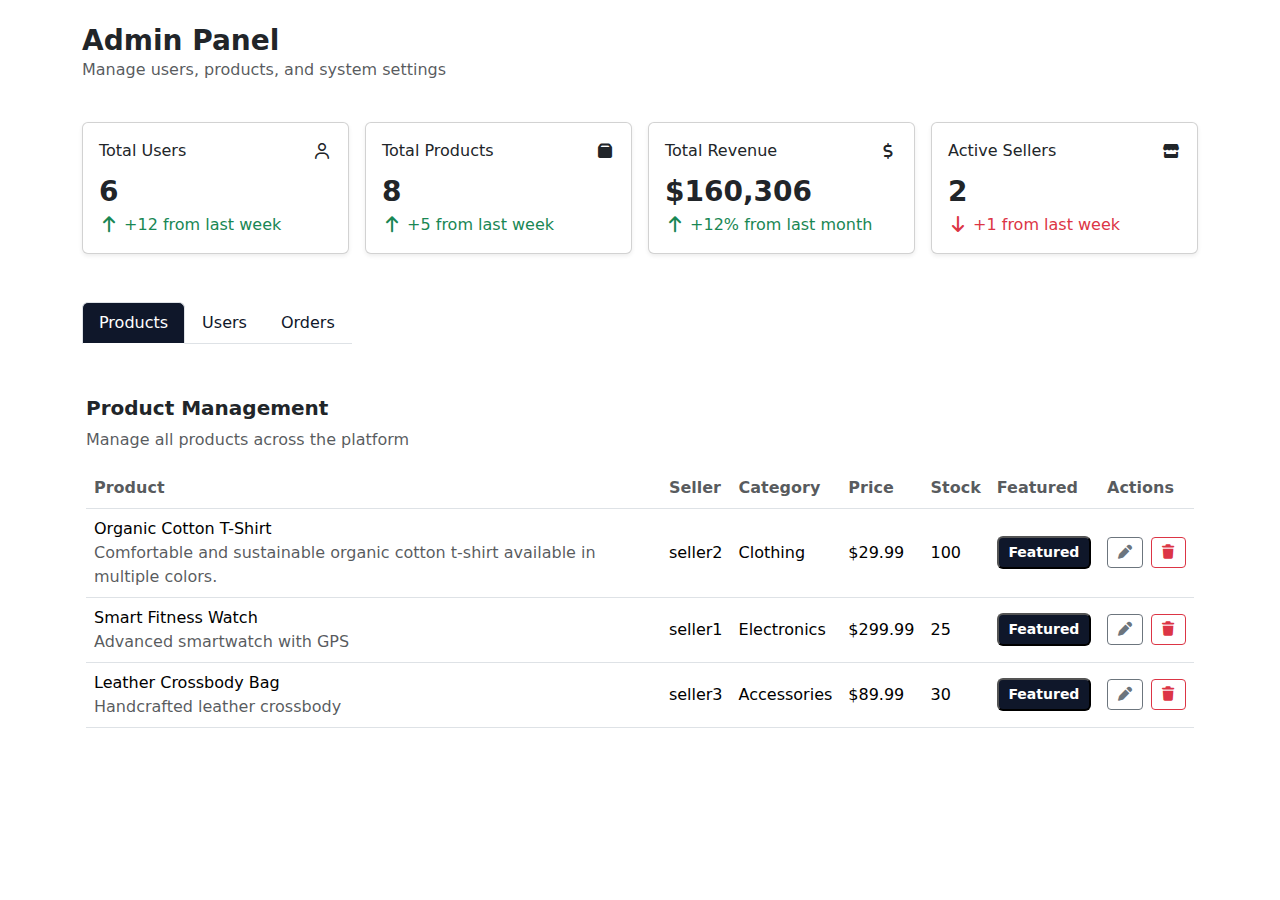
<file: admin/admin.html>
<!DOCTYPE html>
<html lang="en">

<head>
  <meta charset="UTF-8">
  <meta name="viewport" content="width=device-width, initial-scale=1.0">
  <title>Admin Panel</title>
  <link rel="stylesheet" href="../assets/css/all.min.css">
  <link rel="stylesheet" href="../assets/css/bootstrap.min.css">
  <link rel="stylesheet" href="../assets/css/main.css">
  <link rel="stylesheet" href="./admin.css">
</head>

<body>

  <div class="container py-4">
    <h3 class="m-0 fw-bolder">Admin Panel</h3>
    <p class="text-muted">Manage users, products, and system settings</p>

    <div class="row row-cols-1 row-cols-sm-2 row-cols-md-3 row-cols-lg-4 g-3 my-4">
      <div class="col">
        <div class="card shadow-sm p-3">
          <div class="d-flex justify-content-between align-items-center">
            <p class="m-0">Total Users</p>
            <i class="fa-regular fa-user"></i>
          </div>
          <p class="mt-2 fw-bold fs-3">6</p>
          <p class="text-success"><i class="fa-solid fa-arrow-up"></i> +12 from last week</p>
        </div>
      </div>

      <div class="col">
        <div class="card shadow-sm p-3">
          <div class="d-flex justify-content-between align-items-center">
            <p class="m-0">Total Products</p>
            <i class="fa-solid fa-box"></i>
          </div>
          <p class="mt-2 fw-bold fs-3" id="productsNums">8</p>
          <p class="text-success"><i class="fa-solid fa-arrow-up"></i> +5 from last week</p>
        </div>
      </div>

      <div class="col">
        <div class="card shadow-sm p-3">
          <div class="d-flex justify-content-between align-items-center">
            <p class="m-0">Total Revenue</p>
            <i class="fa-solid fa-dollar-sign"></i>
          </div>
          <p class="mt-2 fw-bold fs-3">$160,306</p>
          <p class="text-success"><i class="fa-solid fa-arrow-up"></i> +12% from last month</p>
        </div>
      </div>

      <div class="col">
        <div class="card shadow-sm p-3">
          <div class="d-flex justify-content-between align-items-center">
            <p class="m-0">Active Sellers</p>
            <i class="fa-solid fa-store"></i>
          </div>
          <p class="mt-2 fw-bold fs-3">2</p>
          <p class="text-danger"><i class="fa-solid fa-arrow-down"></i> +1 from last week</p>
        </div>
      </div>
    </div>

    <ul class="nav nav-tabs my-5" id="myTab" role="tablist">
      <li class="nav-item" role="presentation">
        <button class="nav-link active" id="home-tab" data-bs-toggle="tab" data-bs-target="#home-tab-pane" type="button"
          role="tab" aria-controls="home-tab-pane" aria-selected="true">Products</button>
      </li>
      <li class="nav-item" role="presentation">
        <button class="nav-link" id="profile-tab" data-bs-toggle="tab" data-bs-target="#profile-tab-pane" type="button"
          role="tab" aria-controls="profile-tab-pane" aria-selected="false">Users</button>
      </li>
      <li class="nav-item" role="presentation">
        <button class="nav-link" id="contact-tab" data-bs-toggle="tab" data-bs-target="#contact-tab-pane" type="button"
          role="tab" aria-controls="contact-tab-pane" aria-selected="false">Orders</button>
      </li>
    </ul>

    <div class="tab-content" id="myTabContent">
      <div class="tab-pane fade show active p-1" id="home-tab-pane" role="tabpanel" aria-labelledby="home-tab"
        tabindex="0">
        <h5 class="fw-bold">Product Management</h5>
        <p class="text-muted mb-3">Manage all products across the platform</p>
        <div class="table-responsive">
          <table class="table align-middle table-hover">
            <thead>
              <tr>
                <th class="text-muted">Product</th>
                <th class="text-muted">Seller</th>
                <th class="text-muted">Category</th>
                <th class="text-muted">Price</th>
                <th class="text-muted">Stock</th>
                <th class="text-muted">Featured</th>
                <th class="text-muted">Actions</th>
              </tr>
            </thead>
            <tbody>
              <tr>
                <td>
                  <p class="fw-medium">Organic Cotton T-Shirt</p>
                  <p class="text-muted d-none d-md-block">
                    Comfortable and sustainable organic cotton t-shirt available in multiple colors.
                  </p>
                  <p class="text-muted d-md-none">More...</p>
                </td>
                <td>seller2</td>
                <td>Clothing</td>
                <td>$29.99</td>
                <td>100</td>
                <td>
                  <button class="btn-featured">Featured</button>
                </td>
                <td>
                  <div class="d-flex gap-2">
                    <button class="btn btn-sm btn-outline-secondary"><i class="fa-solid fa-pen"></i></button>
                    <button class="btn btn-sm btn-outline-danger"><i class="fa-solid fa-trash"></i></button>
                  </div>
                </td>
              </tr>

              <tr>
                <td>
                  <p class="fw-medium">Smart Fitness Watch</p>
                  <p class="text-muted d-none d-md-block">
                    Advanced smartwatch with GPS
                  </p>
                  <p class="text-muted d-md-none">More...</p>
                </td>
                <td>seller1</td>
                <td>Electronics</td>
                <td>$299.99</td>
                <td>25</td>
                <td>
                  <button class="btn-featured">Featured</button>
                </td>
                <td>
                  <div class="d-flex gap-2">
                    <button class="btn btn-sm btn-outline-secondary"><i class="fa-solid fa-pen"></i></button>
                    <button class="btn btn-sm btn-outline-danger"><i class="fa-solid fa-trash"></i></button>
                  </div>
                </td>
              </tr>

              <tr>
                <td>
                  <p class="fw-medium">Leather Crossbody Bag</p>
                  <p class="text-muted d-none d-md-block">
                    Handcrafted leather crossbody
                  </p>
                  <p class="text-muted d-md-none">More...</p>
                </td>
                <td>seller3</td>
                <td>Accessories</td>
                <td>$89.99</td>
                <td>30</td>
                <td>
                  <button class="btn-featured">Featured</button>
                </td>
                <td>
                  <div class="d-flex gap-2">
                    <button class="btn btn-sm btn-outline-secondary"><i class="fa-solid fa-pen"></i></button>
                    <button class="btn btn-sm btn-outline-danger"><i class="fa-solid fa-trash"></i></button>
                  </div>
                </td>
              </tr>
            </tbody>

          </table>
        </div>
      </div>
      <div class="tab-pane fade p-1" id="profile-tab-pane" role="tabpanel" aria-labelledby="profile-tab" tabindex="0">
        <h5 class="fw-bold">User Management</h5>
        <p class="text-muted mb-3">Manage user accounts and permissions</p>
        <div class="table-responsive">
          <table class="table align-middle table-hover">
            <thead>
              <tr>
                <th class="text-muted">User</th>
                <th class="text-muted">Email</th>
                <th class="text-muted">Role</th>
                <th class="text-muted">Actions</th>
              </tr>
            </thead>
            <tbody>
              <tr>
                <td>
                  <p class="fw-medium">moahmed</p>
                  <p class="text-muted">
                    ID: 125487
                  </p>
                </td>
                <td>mohamed@gmail.com</td>
                <td><span class="role role-seller text-capitalize">Seller</span></td>
                <td>
                  <div class="d-flex gap-2">
                    <button class="btn btn-sm btn-outline-secondary"><i class="fa-regular fa-eye"></i></button>
                    <button class="btn btn-sm btn-outline-danger"><i class="fa-solid fa-trash"></i></button>
                  </div>
                </td>
              </tr>

              <tr>
                <td>
                  <p class="fw-medium">moahmed</p>
                  <p class="text-muted">
                    ID: 125487
                  </p>
                </td>
                <td>mohamed@gmail.com</td>
                <td><span class="role role-customer text-capitalize">Customer</span></td>
                <td>
                  <div class="d-flex gap-2">
                    <button class="btn btn-sm btn-outline-secondary"><i class="fa-regular fa-eye"></i></button>
                    <button class="btn btn-sm btn-outline-danger"><i class="fa-solid fa-trash"></i></button>
                  </div>
                </td>
              </tr>

              <tr>
                <td>
                  <p class="fw-medium">moahmed</p>
                  <p class="text-muted">
                    ID: 125487
                  </p>
                </td>
                <td>mohamed@gmail.com</td>
                <td><span class="role role-admin text-capitalize">admin</span></td>
                <td>
                  <div class="d-flex gap-2">
                    <button class="btn btn-sm btn-outline-secondary"><i class="fa-regular fa-eye"></i></button>
                    <!-- <button class="btn btn-sm btn-outline-danger"><i class="fa-solid fa-trash"></i></button> -->
                  </div>
                </td>
              </tr>
            </tbody>

          </table>
        </div>
      </div>
      <div class="tab-pane fade p-1" id="contact-tab-pane" role="tabpanel" aria-labelledby="contact-tab" tabindex="0">
        <h5 class="fw-bold">Orders Management</h5>
        <p class="text-muted mb-3">View and manage all customer orders across the platform</p>
        <div class="table-responsive">
          <table class="table align-middle table-hover">
            <thead>
              <tr>
                <th class="text-muted">Order</th>
                <th class="text-muted">Customer</th>
                <th class="text-muted">Total</th>
                <th class="text-muted">Status</th>
                <th class="text-muted">Date</th>
                <th class="text-muted">Actions</th>
              </tr>
            </thead>
            <tbody>
              <tr>
                <td>
                  <p class="fw-medium">#ORD-002</p>
                  <p class="text-muted">
                    Track: TRK987654321
                  </p>
                </td>
                <td>
                  <p class="fw-medium">Customar-name</p>
                  <p class="text-muted">
                    customer@gmail.com
                  </p>
                </td>
                <td>$220</td>
                <td><span class="status shipped"><i class="fa-solid fa-microchip"></i>Shipped</span></td>
                <td>22/10/2024</td>
                <td>
                  <div class="d-flex gap-2">
                    <button class="btn btn-sm btn-outline-secondary" id="eye"><i class="fa-regular fa-eye"></i></button>
                    <button class="btn btn-sm btn-outline-danger"><i class="fa-solid fa-trash"></i></button>
                  </div>
                </td>
              </tr>

              <tr>
                <td>
                  <p class="fw-medium">#ORD-005</p>
                  <p class="text-muted">
                    Track: TRK987654321
                  </p>
                </td>
                <td>
                  <p class="fw-medium">Customar-name</p>
                  <p class="text-muted">
                    customer@gmail.com
                  </p>
                </td>
                <td>$220</td>
                <td><span class="status cancelled"><i class="fa-solid fa-xmark"></i>Cancelled</span></td>
                <td>22/4/2024</td>
                <td>
                  <div class="d-flex gap-2">
                    <button class="btn btn-sm btn-outline-secondary"><i class="fa-regular fa-eye"></i></button>
                    <button class="btn btn-sm btn-outline-danger"><i class="fa-solid fa-trash"></i></button>
                  </div>
                </td>
              </tr>

              <tr>
                <td>
                  <p class="fw-medium">#ORD-007</p>
                  <p class="text-muted">
                    Track: TRK987654321
                  </p>
                </td>
                <td>
                  <p class="fw-medium">Customar-name</p>
                  <p class="text-muted">
                    customer@gmail.com
                  </p>
                </td>
                <td>$220</td>
                <td><span class="status delivered"><i class="fa-regular fa-truck"></i>Delivered</span></td>
                <td>12/1/2024</td>
                <td>
                  <div class="d-flex gap-2">
                    <button class="btn btn-sm btn-outline-secondary"><i class="fa-regular fa-eye"></i></button>
                    <button class="btn btn-sm btn-outline-danger"><i class="fa-solid fa-trash"></i></button>
                  </div>
                </td>
              </tr>

            </tbody>

          </table>
        </div>
      </div>
    </div>
  </div>

  <!-- Custom Modal -->
  <div id="orderModal" class="custom-backdrop d-none">
    <div class="custom-modal shadow py-5">
      <div class="d-flex justify-content-between align-items-center border-bottom pb-2 mb-3">
        <h5 class="m-0">Order Details - #ORD-002</h5>
        <button id="closeModal" class="btn-close"></button>
      </div>

      <p class="text-muted">Complete order information and management options</p>
      <div class="row">
        <!-- Left: Order Items -->
        <div class="col-md-6">
          <h6 class="my-1">Order Items</h6>
          <div class="d-flex align-items-center gap-3 p-2 bg-light rounded mb-2">
            <div>
              <strong>Organic Cotton T-Shirt</strong><br>
              <small>2 × $29.99</small>
            </div>
            <div class="ms-auto fw-bold">$59.98</div>
          </div>
          <div class="d-flex align-items-center gap-3 p-2 bg-light rounded mb-2">
            <div>
              <strong>Smart Fitness Watch</strong><br>
              <small>1 × $299.99</small>
            </div>
            <div class="ms-auto fw-bold">$299.99</div>
          </div>
        </div>

        <!-- Right: Customer Info -->
        <div class="col-md-6">
          <h6>Customer Information</h6>
          <p class="mb-1"><strong>Name:</strong> Jane Customer</p>
          <p class="mb-1"><strong>Email:</strong> customer@example.com</p>
          <p class="mb-1"><strong>Payment:</strong> Credit Card (**** 5678)</p>

          <h6 class="mt-3">Shipping Address</h6>
          <p class="mb-1">Jane Customer</p>
          <p class="mb-1">123 Main St</p>
          <p>New York, NY 10001</p>

          <h6 class="mt-3">Order Summary</h6>
          <div class="d-flex justify-content-between"><span>Subtotal</span><span>$347.84</span></div>
          <div class="d-flex justify-content-between"><span>Shipping</span><span>$9.99</span></div>
          <div class="d-flex justify-content-between"><span>Tax</span><span>$31.12</span></div>
          <hr>
          <div class="d-flex justify-content-between fw-bold"><span>Total</span><span>$388.95</span></div>
        </div>
      </div>
    </div>
  </div>

  <script src="../assets/js/bootstrap.bundle.min.js"></script>
  <script src="./admin.js" type="module"></script>
</body>

</html>
</file>
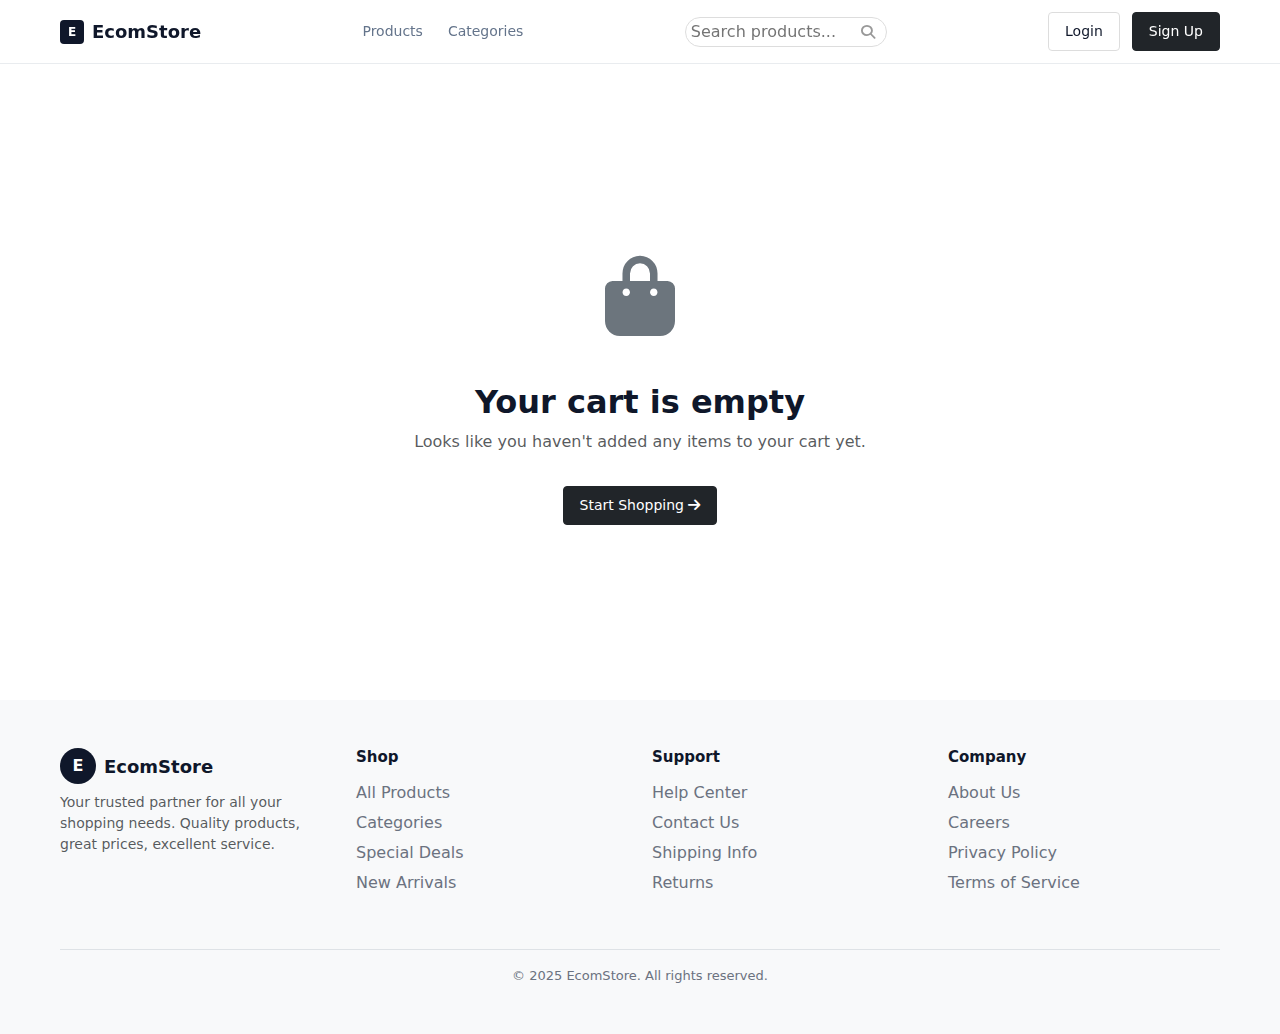
<file: cart/cart.html>
<!DOCTYPE html>
<html lang="en">
<head>
  <meta charset="UTF-8">
  <meta name="viewport" content="width=device-width, initial-scale=1.0">
  <title>EcomStore - Shopping Cart</title>
  <link href="https://cdn.jsdelivr.net/npm/bootstrap@5.3.3/dist/css/bootstrap.min.css" rel="stylesheet">
  <link rel="stylesheet" href="https://cdnjs.cloudflare.com/ajax/libs/font-awesome/6.5.1/css/all.min.css">
  <link rel="stylesheet" href="cart.css">
  <link rel="stylesheet" href="/assets/css/index.css">
</head>
<body>
    <!-- Header -->
    <header class="header">
        <div class="header-container container">
            <a href="/index.html" class="logo">
                <span class="logo-icon">E</span>
                EcomStore
            </a>
            <nav class="nav-links d-none d-md-flex">
                <a href="/products/products.html">Products</a>
                <a href="/products/products.html">Categories</a>
            </nav>
            <div class="search-section">
                <input type="text" class="search-input" placeholder=" Search products..." />
                <span class="search-icon"><i class="fa-solid fa-magnifying-glass"></i></span>
            </div>
            <div class="auth-section d-md-flex align-items-center">
                <!-- للزوار -->
                <a href="/auth/signin/signin.html" id="loginLink" class="btn btn-outline login-btn">Login</a>
                <a href="/auth/signup/signup.html" id="registerLink" class="btn btn-dark signup-btn">Sign Up</a>
                
                <!-- للمستخدم المسجل -->
                <a href="/cart/cart.html" id="cartLink" class="nav-link ms-3 position-relative" style="display:none;">
                    <i class="fas fa-shopping-cart"></i>
                    <span id="cart-count" class="position-absolute top-0 start-100 translate-middle badge rounded-pill bg-danger" style="display: none;">0</span>
                </a>
                <a href="/auth/profile/profile.html" id="profileLink" class="nav-link ms-3" style="display:none;"><i class="fas fa-user"></i></a>
                <!-- زرار الخروج هيتضاف هنا بالجافاسكربت -->
            </div>
            <button class="navbar-toggler d-md-none border-0 bg-transparent" type="button" data-bs-toggle="collapse"
                data-bs-target="#mobileMenu" aria-controls="mobileMenu" aria-expanded="false"
                aria-label="Toggle navigation">
                <i class="fas fa-bars" style="font-size: 20px; color: #0f172a"></i>
            </button>
        </div>
        <div class="collapse d-md-none" id="mobileMenu">
            <!-- Mobile nav content can be added here -->
        </div>
    </header>

    <main class="container my-5">
        <div id="cart-content"> <div id="cart-header" class="mb-4">
                <h1 class="h2 fw-bold mb-1">Shopping Cart</h1>
                <p id="cart-items-count" class="text-muted"></p>
            </div>
            <div class="row">
                <div class="col-lg-8" id="cart-items-container">
                    </div>
                <div class="col-lg-4">
                    <div class="order-summary shadow-sm">
                        <h5 class="fw-bold">Order Summary</h5>
                        <div class="d-flex justify-content-between mt-3">
                            <span>Subtotal</span>
                            <span id="summary-price">$0.00</span>
                        </div>
                        <div class="d-flex justify-content-between">
                            <span>Shipping</span>
                            <span>Free</span>
                        </div>
                        <div class="d-flex justify-content-between text-muted">
                            <span>Tax (estimate)</span>
                            <span id="summary-tax">$0.00</span>
                        </div>
                        <hr>
                        <div class="d-flex justify-content-between fw-bold">
                            <span>Total</span>
                            <span id="summary-total">$0.00</span>
                        </div>
                        <a href="/checkout/shipping/shipping.html" class="btn btn-dark w-100 mt-3">Proceed to Checkout →</a>
                    </div>
                </div>
            </div>
        </div>
        
        <div id="empty-cart" class="d-none">
            <div class="d-flex flex-column justify-content-center align-items-center text-center" style="min-height: 60vh;">
                <div class="empty-cart-icon mb-4" style="font-size: 5rem;"><i class="fas fa-shopping-bag"></i></div>
                <h1 class="h2 fw-bold">Your cart is empty</h1>
                <p class="text-muted">Looks like you haven't added any items to your cart yet.</p>
                <a href="/products/products.html" class="btn btn-dark mt-3">Start Shopping <i class="fas fa-arrow-right"></i></a>
            </div>
        </div>
    </main>
    <!-- Footer -->
    <footer class="site-footer bg-light">
        <div class="container py-5">
            <div class="row">
                <!-- Brand -->
                <div class="col-12 col-md-3 mb-4">
                    <div class="d-flex align-items-center mb-2">
                        <div
                            class="footer-logo-icon d-flex align-items-center justify-content-center rounded-circle text-white fw-bold">
                            E
                        </div>
                        <span class="footer-logo-text ms-2">EcomStore</span>
                    </div>
                    <p class="small text-muted mb-0">
                        Your trusted partner for all your shopping needs. Quality
                        products, great prices, excellent service.
                    </p>
                </div>

                <!-- Shop Links -->
                <div class="col-6 col-md-3 mb-4">
                    <h5 class="footer-heading">Shop</h5>
                    <a class="footer-link" href="/products/products.html">All Products</a>
                    <a class="footer-link" href="#">Categories</a>
                    <a class="footer-link" href="#">Special Deals</a>
                    <a class="footer-link" href="#">New Arrivals</a>
                </div>

                <!-- Support Links -->
                <div class="col-6 col-md-3 mb-4">
                    <h5 class="footer-heading">Support</h5>
                    <a class="footer-link" href="#">Help Center</a>
                    <a class="footer-link" href="#">Contact Us</a>
                    <a class="footer-link" href="#">Shipping Info</a>
                    <a class="footer-link" href="#">Returns</a>
                </div>

                <!-- Company Links -->
                <div class="col-6 col-md-3 mb-4">
                    <h5 class="footer-heading">Company</h5>
                    <a class="footer-link" href="#">About Us</a>
                    <a class="footer-link" href="#">Careers</a>
                    <a class="footer-link" href="#">Privacy Policy</a>
                    <a class="footer-link" href="#">Terms of Service</a>
                </div>
            </div>

            <div class="site-footer-bottom text-center mt-4 pt-3 border-top">
                © 2025 EcomStore. All rights reserved.
            </div>
        </div>
    </footer>

    <script src="https://cdn.jsdelivr.net/npm/bootstrap@5.3.0/dist/js/bootstrap.bundle.min.js"></script>
    <script src="cart.js"></script> </body>
    <script src="/assets/js/index.js"></script>
</html>
</file>
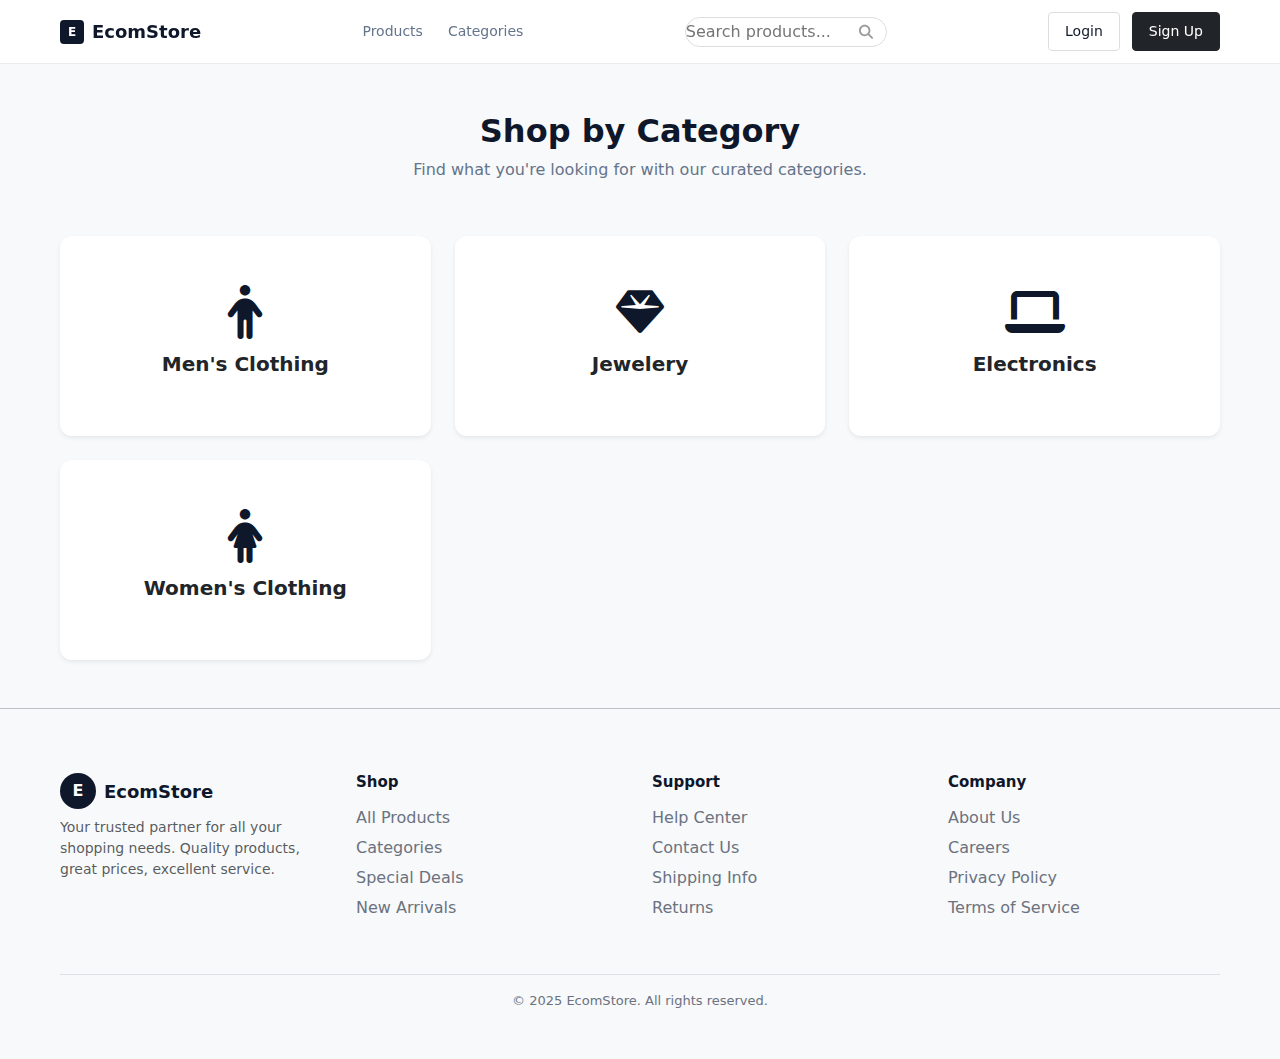
<file: categories/categories.html>
<!DOCTYPE html>
<html lang="en">
<head>
    <meta charset="UTF-8">
    <meta name="viewport" content="width=device-width, initial-scale=1.0">
    <title>Categories - EcomStore</title>
    <link rel="stylesheet" href="../assets/css/bootstrap.min.css">
    <link rel="stylesheet" href="../assets/css/all.min.css">
    <link rel="stylesheet" href="../assets/css/main.css"> <!-- Assuming a main css file -->
    <link rel="stylesheet" href="categories.css">
    <link rel="stylesheet" href="/assets/css/index.css">
</head>
<body class="bg-light">

<!-- Header -->
<header class="header">
    <div class="header-container container">
        <a href="/index.html" class="logo">
            <span class="logo-icon">E</span>
            EcomStore
        </a>
        <nav class="nav-links d-none d-md-flex">
            <a href="/products/products.html">Products</a>
            <a href="/categories/categories.html">Categories</a>
        </nav>
        <div class="search-section">
            <input type="text" class="search-input" placeholder="Search products..." />
            <span class="search-icon"><i class="fa-solid fa-magnifying-glass"></i></span>
        </div>

        <!-- Desktop Auth Section -->
        <div class="auth-section d-none d-md-flex align-items-center">
            <!-- للزوار -->
            <a href="/auth/signin/signin.html" id="loginLink" class="btn btn-outline login-btn">Login</a>
            <a href="/auth/signup/signup.html" id="registerLink" class="btn btn-dark signup-btn">Sign Up</a>
            
            <!-- للمستخدم المسجل -->
            <a href="/cart/cart.html" id="cartLink" class="nav-link ms-3 position-relative" style="display:none;">
                <i class="fas fa-shopping-cart"></i>
                <span id="cart-count" class="position-absolute top-0 start-100 translate-middle badge rounded-pill bg-danger" style="display: none;">0</span>
            </a>

            <!-- User Profile Dropdown -->
            <div class="dropdown" id="profileDropdown" style="display: none;">
                <a href="#" class="nav-link ms-3" data-bs-toggle="dropdown" aria-expanded="false">
                    <i class="fas fa-user"></i>
                </a>
                <ul class="dropdown-menu dropdown-menu-end">
                    <li><a class="dropdown-item" href="/auth/profile/profile.html">My Profile</a></li>
                    <li><a class="dropdown-item" href="/orders/orders.html">My Orders</a></li>
                    <li><hr class="dropdown-divider"></li>
                    <li><a class="dropdown-item text-danger" href="#" id="logoutBtn">Logout</a></li>
                </ul>
            </div>
        </div>

        <!-- Mobile Menu Toggler -->
        <button class="navbar-toggler d-md-none border-0 bg-transparent" type="button" data-bs-toggle="offcanvas"
            data-bs-target="#offcanvasNavbar" aria-controls="offcanvasNavbar">
            <i class="fas fa-bars" style="font-size: 20px; color: #0f172a"></i>
        </button>
    </div>

    <!-- Offcanvas Mobile Menu -->
    <div class="offcanvas offcanvas-end" tabindex="-1" id="offcanvasNavbar" aria-labelledby="offcanvasNavbarLabel">
        <div class="offcanvas-header">
            <h5 class="offcanvas-title" id="offcanvasNavbarLabel">EcomStore</h5>
            <button type="button" class="btn-close" data-bs-dismiss="offcanvas" aria-label="Close"></button>
        </div>
        <div class="offcanvas-body">
            <nav class="nav-links d-flex flex-column gap-3 mb-4">
                <a href="/products/products.html">Products</a>
                <a href="/categories/categories.html">Categories</a>
            </nav>
            <hr>
            <!-- Links for logged-in users (mobile) -->
            <div id="mobile-user-links" class="d-flex flex-column gap-3" style="display: none;" style="color: aqua;">
                <a href="/auth/profile/profile.html"><i class="fas fa-user fa-fw me-2 "></i>My Profile</a>
                <a href="/orders/orders.html"><i class="fas fa-box fa-fw me-2"></i>My Orders</a>
                <a href="#" id="mobile-logoutBtn" class="text-danger"><i class="fas fa-sign-out-alt fa-fw me-2"></i>Logout</a>
            </div>
            <!-- Links for guests (mobile) -->
            <div id="mobile-guest-links" style="display: none;">
                <a href="/auth/signin/signin.html" class="btn btn-outline-dark w-100 mb-2">Login</a>
                <a href="/auth/signup/signup.html" class="btn btn-dark w-100">Sign Up</a>
            </div>
        </div>
    </div>
</header>

    <main class="container my-5">
        <div class="page-header text-center">
            <h1 class="page-title">Shop by Category</h1>
            <p class="page-subtitle">Find what you're looking for with our curated categories.</p>
        </div>

        <!-- Categories will be loaded here -->
        <div id="categories-container" class="row g-4 mt-4">
            <!-- This area will be filled by JavaScript -->
        </div>
    </main>
    <hr>
    <!-- Footer -->
    <footer class="site-footer bg-light">
        <div class="container py-5">
            <div class="row">
                <!-- Brand -->
                <div class="col-12 col-md-3 mb-4">
                    <div class="d-flex align-items-center mb-2">
                        <div
                            class="footer-logo-icon d-flex align-items-center justify-content-center rounded-circle text-white fw-bold">
                            E
                        </div>
                        <span class="footer-logo-text ms-2">EcomStore</span>
                    </div>
                    <p class="small text-muted mb-0">
                        Your trusted partner for all your shopping needs. Quality
                        products, great prices, excellent service.
                    </p>
                </div>

                <!-- Shop Links -->
                <div class="col-6 col-md-3 mb-4">
                    <h5 class="footer-heading">Shop</h5>
                    <a class="footer-link" href="/products/products.html">All Products</a>
                    <a class="footer-link" href="/categories/categories.html">Categories</a>
                    <a class="footer-link" href="#">Special Deals</a>
                    <a class="footer-link" href="#">New Arrivals</a>
                </div>

                <!-- Support Links -->
                <div class="col-6 col-md-3 mb-4">
                    <h5 class="footer-heading">Support</h5>
                    <a class="footer-link" href="#">Help Center</a>
                    <a class="footer-link" href="#">Contact Us</a>
                    <a class="footer-link" href="#">Shipping Info</a>
                    <a class="footer-link" href="#">Returns</a>
                </div>

                <!-- Company Links -->
                <div class="col-6 col-md-3 mb-4">
                    <h5 class="footer-heading">Company</h5>
                    <a class="footer-link" href="#">About Us</a>
                    <a class="footer-link" href="#">Careers</a>
                    <a class="footer-link" href="#">Privacy Policy</a>
                    <a class="footer-link" href="#">Terms of Service</a>
                </div>
            </div>

            <div class="site-footer-bottom text-center mt-4 pt-3 border-top">
                © 2025 EcomStore. All rights reserved.
            </div>
        </div>
    </footer>

    <script src="../assets/js/bootstrap.bundle.min.js"></script>
    <script src="/assets/js/index.js"></script> <!-- السكربت الرئيسي -->
    <script src="categories.js"></script>
</body>
</html>
</file>
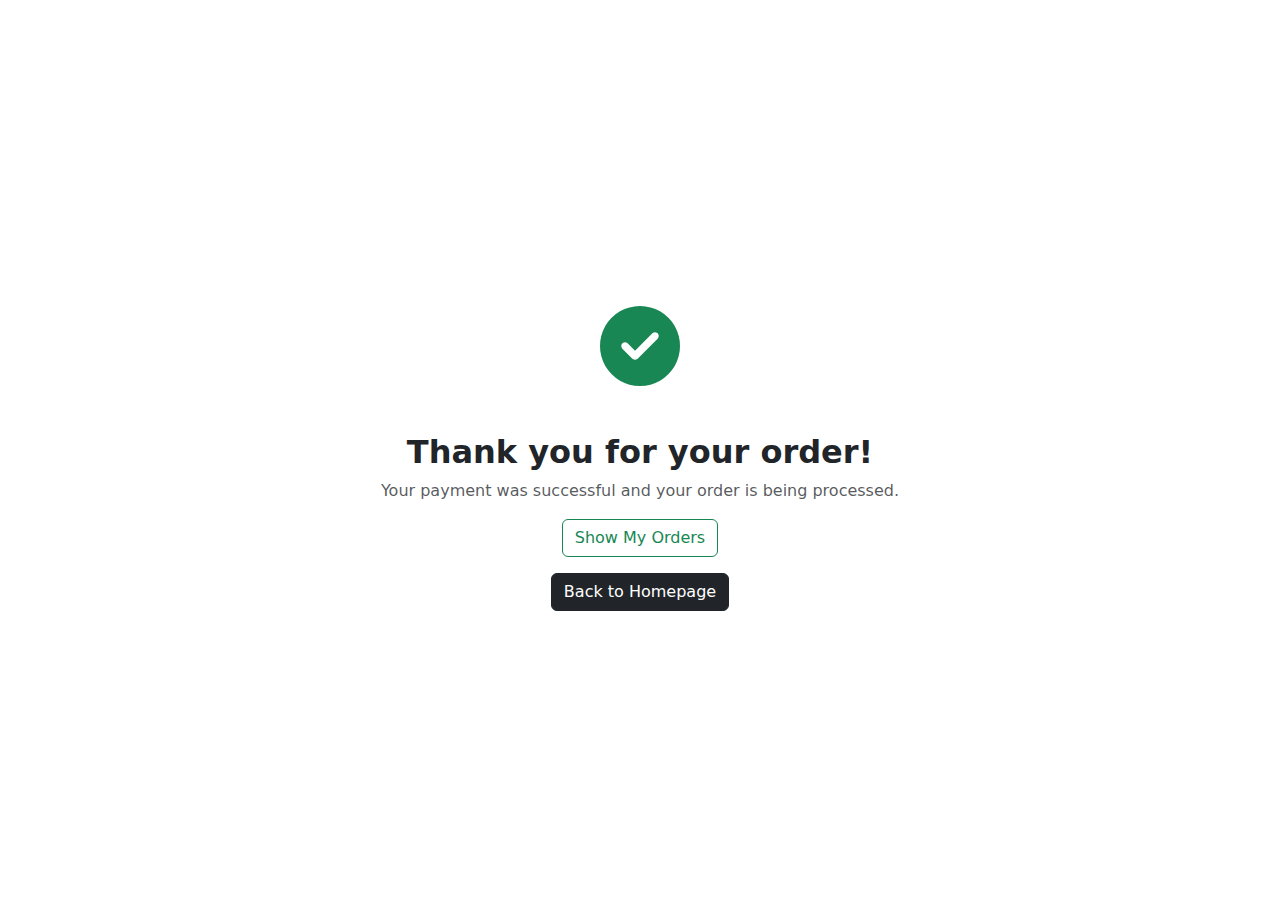
<file: checkout/thankyou.html>
<!DOCTYPE html>
<html lang="en">
<head>
    <meta charset="UTF-8">
    <meta name="viewport" content="width=device-width, initial-scale=1.0">
    <title>Thank You! - EcomStore</title>
    <link href="https://cdn.jsdelivr.net/npm/bootstrap@5.3.3/dist/css/bootstrap.min.css" rel="stylesheet">
    <link rel="stylesheet" href="https://cdnjs.cloudflare.com/ajax/libs/font-awesome/6.5.1/css/all.min.css">
</head>
<body>
    <div class="container">
        <div class="d-flex flex-column justify-content-center align-items-center text-center" style="min-height: 100vh;">
            <div class="mb-4" style="font-size: 5rem; color: #198754;">
                <i class="fas fa-check-circle"></i>
            </div>
            <h1 class="h2 fw-bold">Thank you for your order!</h1>
            <p class="text-muted">Your payment was successful and your order is being processed.</p>
            <a href="/orders/orders.html" class="btn btn-outline-success">Show My Orders</a>
            <a href="/index.html" class="btn btn-dark mt-3">Back to Homepage</a>
        </div>
    </div>
</body>
</html>
</file>
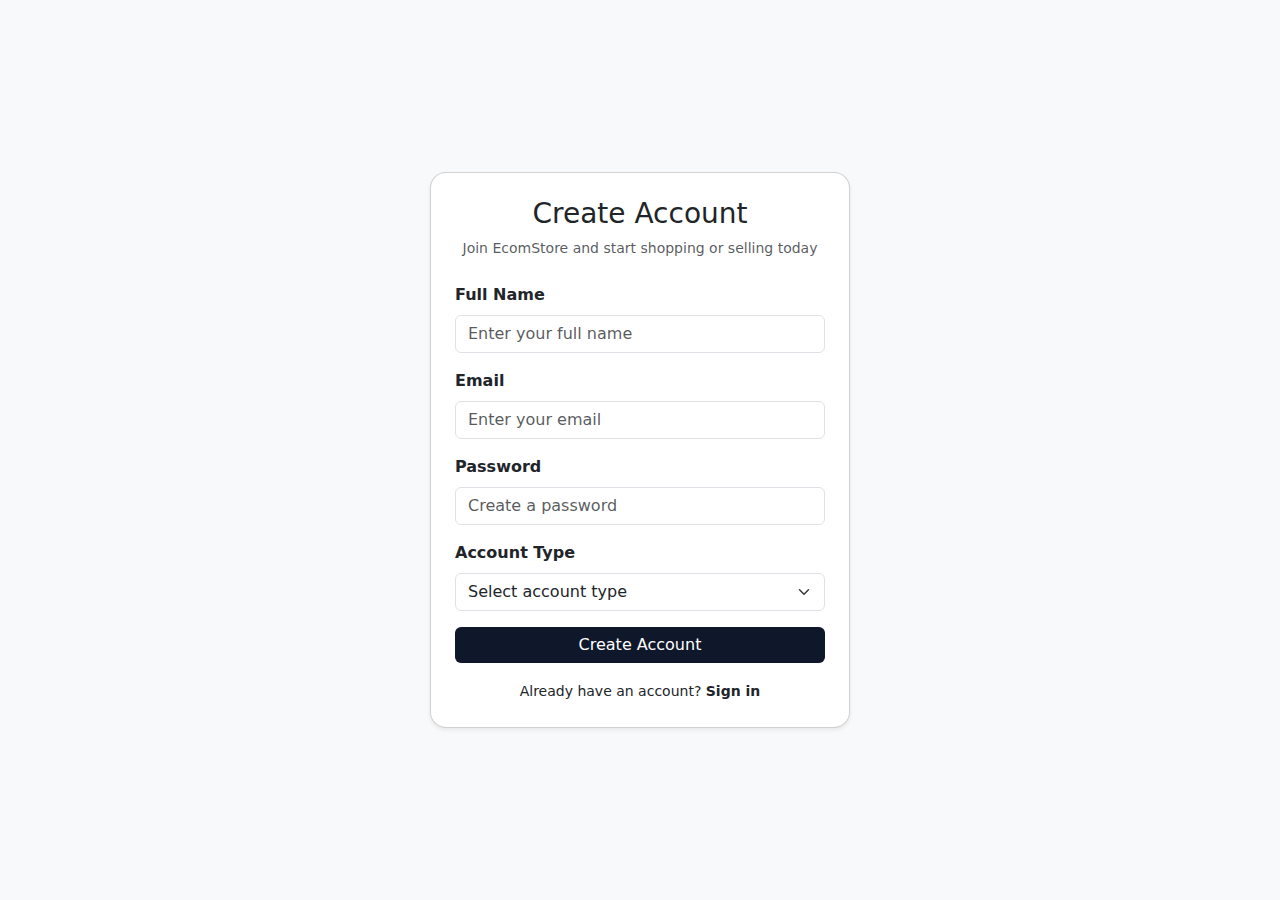
<file: auth/signup/signup.html>
<!DOCTYPE html>
<html lang="en">

<head>
  <meta charset="UTF-8" />
  <meta name="viewport" content="width=device-width, initial-scale=1.0" />
  <title>Create Account</title>

  <!-- Bootstrap CSS -->
  <link rel="stylesheet" href="../../assets/css/bootstrap.min.css">
  <link rel="stylesheet" href="../../assets/css/all.min.css">
  <link rel="stylesheet" href="../../assets/css/main.css">

  </style>
</head>

<body class="bg-light d-flex justify-content-center align-items-center vh-100">

  <div class="card rounded-4 shadow-sm p-4" style="max-width: 420px; width: 100%;">
    <h3 class="text-center text-dark mb-2">Create Account</h3>
    <p class="text-center text-muted small mb-4">
      Join EcomStore and start shopping or selling today
    </p>

    <form class="needs-validation" novalidate>
      <!-- Full Name -->
      <div class="mb-3">
        <label for="fullname" class="form-label fw-semibold">Full Name</label>
        <input type="text" class="form-control" id="fullname" name="fullname" placeholder="Enter your full name"
          required>
        <div class="invalid-feedback">Full name is required.</div>
      </div>

      <!-- Email -->
      <div class="mb-3">
        <label for="email" class="form-label fw-semibold">Email</label>
        <input type="email" class="form-control" id="email" name="email" placeholder="Enter your email" required>
        <div class="invalid-feedback">Please enter a valid email address.</div>
      </div>

      <!-- Password -->
      <div class="mb-3">
        <label for="password" class="form-label fw-semibold">Password</label>
        <input type="password" class="form-control" id="password" name="password" placeholder="Create a password"
          minlength="6" required>
        <div class="invalid-feedback">Password must be at least 6 characters.</div>
      </div>

      <!-- Account Type -->
      <div class="mb-3">
        <label for="accountType" class="form-label fw-semibold">Account Type</label>
        <select id="accountType" name="accountType" class="form-select" required>
          <option value="" disabled selected>Select account type</option>
          <option value="customer">Customer - Shop products</option>
          <option value="seller">Seller - Sell products</option>
        </select>
        <div class="invalid-feedback">Please select an account type.</div>
      </div>

      <!-- Submit -->
      <button type="submit" class="btn btn-brand w-100">Create Account</button>
    </form>

    <!-- Sign-in Link -->
    <div class="text-center mt-3">
      <small>Already have an account?
        <a href="#" class="fw-semibold link-dark text-decoration-none">Sign in</a>
      </small>
    </div>
  </div>

  <!-- Bootstrap JS -->
  <script src="../../assets/js/bootstrap.bundle.min.js"></script>
  <script src="./signup.js"></script>
  
</body>

</html>
</file>
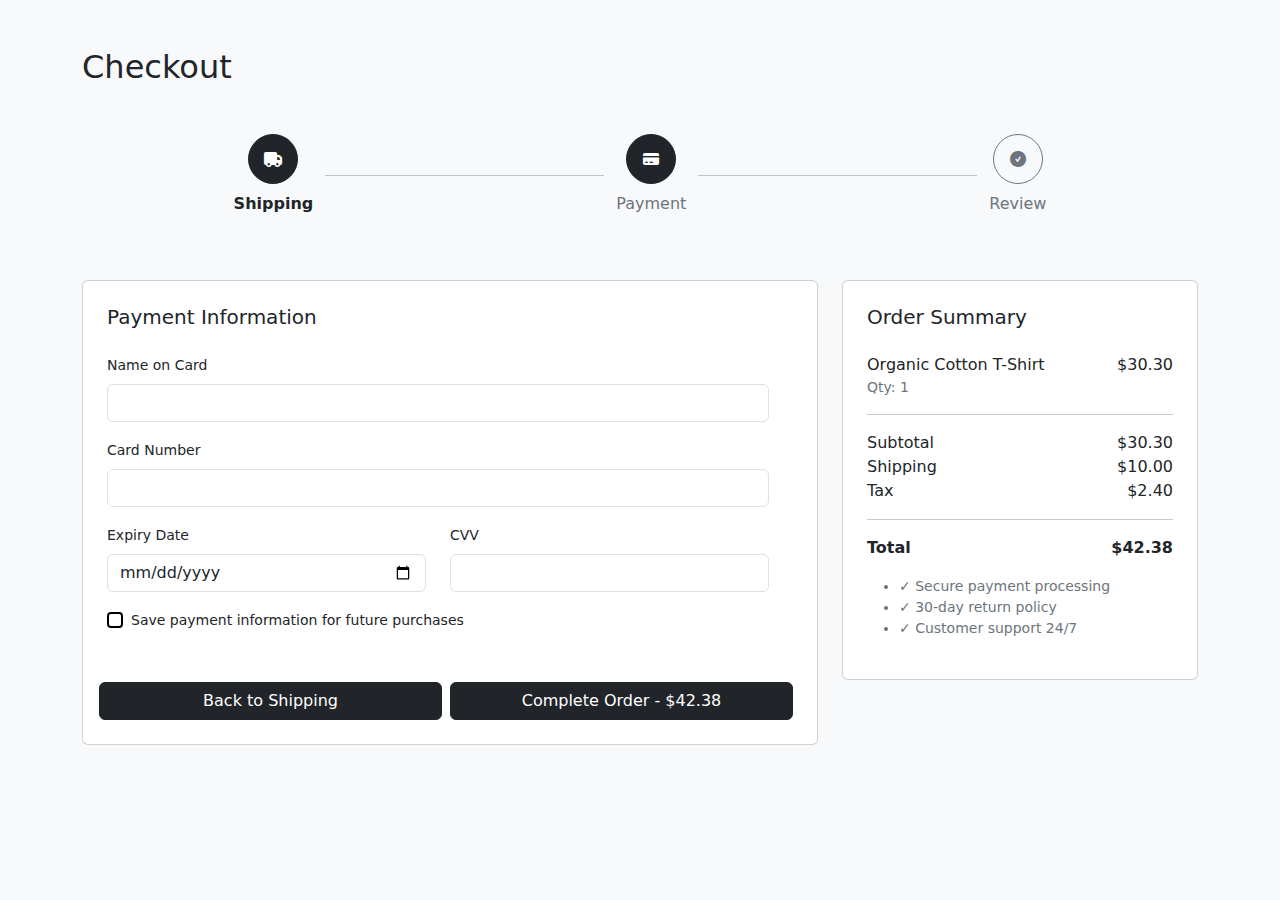
<file: checkout/payment/payment.html>
<!doctype html>
<html lang="en">

<head>
    <meta charset="utf-8">
    <meta name="viewport" content="width=device-width, initial-scale=1">
    <title>Checkout Page</title>

    <!-- Bootstrap -->
    <link rel="stylesheet" href="../../assets/css/bootstrap.min.css">
    <link rel="stylesheet" href="../../assets/css/all.min.css">

    <style>
        .custom {
            border: 2px solid black !important;
        }
    </style>
</head>

<body class="bg-light">

    <div class="container my-5">
        <h2 class="mb-5">Checkout</h2>

        <!-- Progress bar -->
        <div class="d-flex justify-content-center align-items-center mb-5">
            <div class="spacesbtn text-center mx-1">
                <div class="btn btn-dark rounded-circle d-flex justify-content-center align-items-center mx-auto"
                    style="width:50px;height:50px;">
                    <i class="fa-solid fa-truck"></i>
                </div>
                <div class="d-block mt-2 fw-bold">Shipping</div>
            </div>
            <hr class="w-25 mx-2">
            <div class="spacesbtn text-center mx-1">
                <div class="btn btn-dark rounded-circle d-flex justify-content-center align-items-center mx-auto"
                    style="width:50px;height:50px;">
                    <i class="fa-solid fa-credit-card"></i>
                </div>
                <div class="d-block mt-2 text-secondary">Payment</div>
            </div>
            <hr class="w-25 mx-2">
            <div class="spacesbtn text-center mx-1">
                <div class="btn btn-outline-secondary rounded-circle d-flex justify-content-center align-items-center mx-auto"
                    style="width:50px;height:50px;">
                    <i class="fa-solid fa-circle-check"></i>
                </div>
                <div class="d-block mt-2 text-secondary">Review</div>
            </div>
        </div>

        <div class="row g-4 py-3">
            <div class="col-lg-8">
                <div class="card p-4">
                    <h5 class="mb-4">Payment Information</h5>
                    <form class="row" novalidate>
                        <div class="row">
                            <div class="col-12 mb-3">
                                <label class="form-label small">Name on Card</label>
                                <input type="text" class="form-control" required>
                                <p class="invalid-feedback">Please enter the name on the card.</p>
                            </div>
                            <div class="col-12 mb-3">
                                <label class="form-label small">Card Number</label>
                                <input type="text" class="form-control" required>
                                <p class="invalid-feedback">Please enter a valid card number.</p>
                            </div>
                            <div class="col-6 mb-3">
                                <label class="form-label small">Expiry Date</label>
                                <input type="date" class="form-control" required>
                                <p class="invalid-feedback">Please provide a valid expiry date.</p>
                            </div>
                            <div class="col-6 mb-3">
                                <label class="form-label small">CVV</label>
                                <input type="text" class="form-control" required>
                                <p class="invalid-feedback">Please enter the CVV.</p>
                            </div>
                            <div class="col-12 mb-3">
                                <div class="form-check">
                                    <input type="checkbox" class="form-check-input custom" id="saveInfo">
                                    <label for="saveInfo" class="form-check-label small">
                                        Save payment information for future purchases
                                    </label>
                                </div>
                            </div>
                        </div>

                        <!-- Action buttons -->
                        <div class="row g-2">
                            <div class="col-6">
                                <button type="button" class="btn btn-dark w-100 mt-3">Back to Shipping</button>
                            </div>
                            <div class="col-6">
                                <button type="submit" class="btn btn-dark w-100 mt-3">Complete Order - $42.38</button>
                            </div>
                        </div>
                    </form>
                </div>
            </div>

            <!-- Order Summary -->
            <div class="col-lg-4">
                <div class="card p-4">
                    <h5>Order Summary</h5>
                    <div class="d-flex justify-content-between mt-3">
                        <span>Organic Cotton T-Shirt</span>
                        <span>$30.30</span>
                    </div>
                    <small class="text-secondary">Qty: 1</small>
                    <hr>
                    <div class="d-flex justify-content-between">
                        <span>Subtotal</span>
                        <span>$30.30</span>
                    </div>
                    <div class="d-flex justify-content-between">
                        <span>Shipping</span>
                        <span>$10.00</span>
                    </div>
                    <div class="d-flex justify-content-between">
                        <span>Tax</span>
                        <span>$2.40</span>
                    </div>
                    <hr>
                    <div class="d-flex justify-content-between fw-bold">
                        <span>Total</span>
                        <span>$42.38</span>
                    </div>
                    <ul class="mt-3 text-secondary small">
                        <li>✓ Secure payment processing</li>
                        <li>✓ 30-day return policy</li>
                        <li>✓ Customer support 24/7</li>
                    </ul>
                </div>
            </div>
        </div>
    </div>


    <script src="../../assets/js/bootstrap.bundle.min.js"></script>
    <script src="./payment.js"></script>
</body>

</html>
</file>
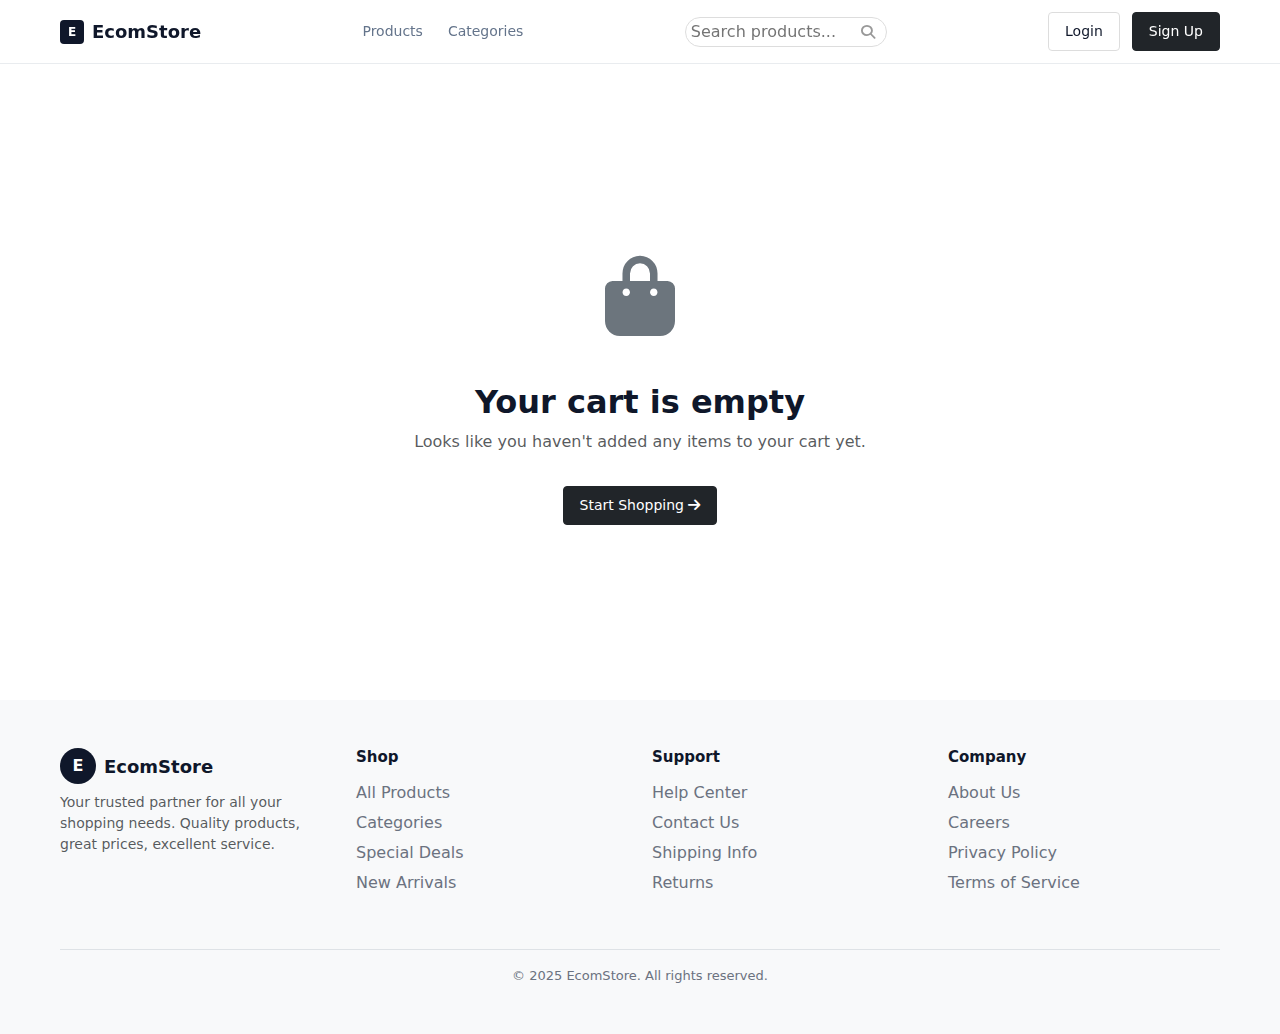
<file: checkout/shipping/shipping.html>
<!doctype html>
<html lang="en">

<head>
    <meta charset="utf-8">
    <meta name="viewport" content="width=device-width, initial-scale=1">
    <title>Shipping - EcomStore</title>
    <link rel="stylesheet" href="../../assets/css/bootstrap.min.css">
    <link rel="stylesheet" href="../../assets/css/all.min.css">
</head>

<body class="bg-light">

    <div class="container my-5">
        <h2 class="mb-5 text-center">Checkout</h2>

        <!-- Progress bar -->
        <div class="d-flex justify-content-center align-items-center mb-5">
            <div class="text-center mx-1">
                <div class="btn btn-dark rounded-circle d-flex justify-content-center align-items-center mx-auto" style="width:50px;height:50px;"><i class="fa-solid fa-truck"></i></div>
                <div class="d-block mt-2 fw-bold">Shipping</div>
            </div>
            <hr class="w-25 mx-2">
            <div class="text-center mx-1">
                <div class="btn btn-outline-secondary rounded-circle d-flex justify-content-center align-items-center mx-auto" style="width:50px;height:50px;"><i class="fa-solid fa-credit-card"></i></div>
                <div class="d-block mt-2 text-secondary">Payment</div>
            </div>
            <hr class="w-25 mx-2">
            <div class="text-center mx-1">
                <div class="btn btn-outline-secondary rounded-circle d-flex justify-content-center align-items-center mx-auto" style="width:50px;height:50px;"><i class="fa-solid fa-circle-check"></i></div>
                <div class="d-block mt-2 text-secondary">Review</div>
            </div>
        </div>

        <div class="row g-4 py-3">
            <!-- Shipping Form -->
            <div class="col-lg-8">
                <div class="card shadow-sm">
                    <div class="card-body p-4">
                        <h5 class="mb-4">Shipping Information</h5>
                        <form id="shipping-form" class="row" novalidate>
                            <div class="col-md-6 mb-3">
                                <label class="form-label">First Name</label>
                                <input type="text" class="form-control" required>
                                <div class="invalid-feedback">First name is required.</div>
                            </div>
                            <div class="col-md-6 mb-3">
                                <label class="form-label">Last Name</label>
                                <input type="text" class="form-control" required>
                                <div class="invalid-feedback">Last name is required.</div>
                            </div>
                            <div class="col-12 mb-3">
                                <label class="form-label">Address</label>
                                <input type="text" class="form-control" required>
                                <div class="invalid-feedback">Address is required.</div>
                            </div>
                            <!-- Add more fields as needed -->
                            <div class="col-12">
                                <button type="submit" class="btn btn-dark w-100 mt-3">Continue to Payment</button>
                            </div>
                        </form>
                    </div>
                </div>
            </div>

            <!-- Order Summary -->
            <div class="col-lg-4">
                <div class="card shadow-sm">
                    <div class="card-body p-4">
                        <h5 class="mb-4">Order Summary</h5>
                        <div id="summary-items-container">
                            <!-- Items will be loaded here by JS -->
                        </div>
                        <hr>
                        <div class="d-flex justify-content-between">
                            <span>Subtotal</span>
                            <span id="summary-subtotal">$0.00</span>
                        </div>
                        <div class="d-flex justify-content-between">
                            <span>Shipping</span>
                            <span id="summary-shipping">$10.00</span>
                        </div>
                        <div class="d-flex justify-content-between">
                            <span>Tax</span>
                            <span id="summary-tax">$0.00</span>
                        </div>
                        <hr>
                        <div class="d-flex justify-content-between fw-bold h5">
                            <span>Total</span>
                            <span id="summary-total">$0.00</span>
                        </div>
                    </div>
                </div>
            </div>
        </div>
    </div>

    <script src="../../assets/js/bootstrap.bundle.min.js"></script>
    <script src="shipping.js"></script>
</body>
</html>
</file>
<file: assets/css/main.css>
body {
    font-family: ui-sans-serif, system-ui, sans-serif, "Apple Color Emoji",
        "Segoe UI Emoji", "Segoe UI Symbol", "Noto Color Emoji";
}

.btn-brand {
    background-color: #0F172A;
    color: #fff;
    border: none;
    transition: background-color 0.3s ease;
}

.btn-brand:hover {
    background-color: #1E293B;
    color: #fff;
}
</file>
<file: admin/admin.css>
p {
    margin: 0;
}

ul#myTab.nav.nav-tabs {
    width: fit-content;
}

.nav-tabs .nav-link {
    color: #0F172A;
}

.nav-tabs .nav-link.active {
    color: white;
    background-color: #0F172A;
}

.btn-featured {
    display: inline-block;
    padding: 0.25rem 0.6rem;
    font-size: 0.875rem;
    font-weight: 600;
    color: #fff;
    background-color: #0F172A;
    border-radius: 0.375rem;
    cursor: pointer;
    user-select: none;
}

.btn-not-featured {
    display: inline-block;
    padding: 0.25rem 0.6rem;
    font-size: 0.875rem;
    font-weight: 600;
    color: #0F172A;
    background-color: transparent;
    border: 1px solid #0F172A;
    border-radius: 0.375rem;
    cursor: pointer;
    user-select: none;
}

.role {
    color: #fff;
    padding: 1px 6px;
    border-radius: 5px;
}

.role-admin {
    background-color: darkgoldenrod;
}

.role-seller {
    background-color: green;
}

.role-customer {
    background-color: black;
}

.custom-backdrop {
    position: fixed;
    top: 0;
    left: 0;
    width: 100%;
    height: 100%;
    background: rgba(0, 0, 0, 0.5);
    display: flex;
    justify-content: center;
    align-items: center;
    z-index: 99;
}

.custom-modal {
    background: #fff;
    border-radius: 10px;
    max-width: 900px;
    width: 100%;
    padding: 20px;
}

#orderModal img {
    width: 50px;
}

.status i {
    margin-right: 3px;
}

.status {
    color: #fff;
    padding: 2px 5px;
    border-radius: 5px;
}

.status.cancelled {
    background-color: red;
}

.status.shipped {
    background-color: #0F172A;
}

.status.delivered {
    background-color: green;
}
</file>
<file: cart/cart.css>
body {
    font-family: 'Inter', sans-serif;
    background-color: #ffffff;
}

.cart-item {
    border-bottom: 1px solid #e9ecef;
}

.cart-item:last-child {
    border-bottom: none;
}

.quantity-input {
    max-width: 120px;
}

.order-summary {
    background-color: #ffffff;
    border: 1px solid #dee2e6;
    border-radius: 8px;
    padding: 2rem;
}

.empty-cart-container {
    min-height: 50vh;
}

.empty-cart-icon {
    font-size: 5rem;
    color: #6c757d;
}

.rounded {
    width: 100px;
    height: 100px;
    object-fit: cover;
}
</file>
<file: categories/categories.css>
.category-card {
    border: none;
    border-radius: 0.75rem;
    overflow: hidden;
    transition: all 0.3s ease-in-out;
    text-decoration: none;
    color: #212529;
    background-color: #fff;
}

.category-card:hover {
    transform: translateY(-5px);
    box-shadow: 0 8px 20px rgba(0,0,0,0.12);
}

.category-card .card-body {
    display: flex;
    flex-direction: column;
    justify-content: center;
    align-items: center;
    height: 200px;
}

.category-icon {
    font-size: 3rem;
    margin-bottom: 1rem;
    color: #0F172A;
}

.category-title {
    font-weight: 600;
    font-size: 1.25rem;
}
</file>
<file: assets/css/index.css>
body {
    color: var(--main-color);
    font-family: ui-sans-serif, system-ui, sans-serif, "Apple Color Emoji",
        "Segoe UI Emoji", "Segoe UI Symbol", "Noto Color Emoji";
}


/* Global Reset and Base Styles */
:root {
    scroll-behavior: smooth;
    --main-color: #0f172a;
    --sub-color: hsl(215.4 16.3% 46.9%);
}

* {
    margin: 0;
    padding: 0;
    box-sizing: border-box;
}


/* Utility Classes */
.container {
    max-width: 1200px;
    margin: 0 auto;
    padding: 0 20px;
}

.btn {
    padding: 8px 16px;
    border-radius: 4px;
    font-size: 14px;
    cursor: pointer;
    text-align: center;
}

.btn-primary {
    background-color: var(--main-color);
    color: white;
    border: none;
}

.btn-primary:hover {
    background-color: #555;
}

.btn-outline {
    background: none;
    border: 1px solid #ddd;
    color: var(--main-color);
}

.btn-outline:hover {
    background-color: #f8f9fa;
}

/* Header */
.header {
    background-color: rgba(255, 255, 255, 0.9);
    border-bottom: 1px solid #e9ecef;
    padding: 12px 0;
    position: sticky;
    top: 0;
    z-index: 100;
}

.header-container {
    display: flex;
    align-items: center;
    justify-content: space-between;
}

.logo {
    display: flex;
    align-items: center;
    font-size: 18px;
    font-weight: 600;
    color: var(--main-color);
    text-decoration: none;
}

.logo-icon {
    width: 24px;
    height: 24px;
    background-color: var(--main-color);
    color: white;
    border-radius: 4px;
    display: flex;
    align-items: center;
    justify-content: center;
    margin-right: 8px;
    font-size: 12px;
    font-weight: bold;
}

.search-section {
    position: relative;
}

.search-input {
    max-width: 250px;
    padding: 2px 0;
    border: 1px solid #ddd;
    border-radius: 20px;
}

.search-icon {
    position: absolute;
    top: 50%;
    right: 12px;
    transform: translateY(-50%);
    color: #999;
    font-size: 14px;
}

.nav-links {
    display: flex;
    gap: 25px;
}

.nav-links a {
    color: var(--sub-color);
    text-decoration: none;
    font-size: 14px;
}

.nav-links a:hover {
    color: var(--main-color);
}

.auth-section {
    display: flex;
    gap: 12px;
}

/* Mobile Menu */
#mobileMenu {
    background-color: white;
    border-top: 1px solid #ddd;
}

#mobileMenu .nav-links {
    flex-direction: column;
    gap: 15px;
    margin-bottom: 15px;
}

/* Hero Section */
.hero {
    height: 100vh;
    background: linear-gradient(to right, #f8f9fa, #e9ecef);
    display: flex;
    justify-content: center;
    align-items: center;
    text-align: center;
    padding: 0 20px;
}

.hero-title {
    font-size: 40px;
    font-weight: 700;
    margin-bottom: 15px;
    color: var(--main-color);
}

.hero-subtitle {
    font-size: 18px;
    color: var(--sub-color);
    margin-bottom: 30px;
}

.hero-buttons {
    display: flex;
    gap: 20px;
    justify-content: center;
    flex-wrap: wrap;
}

.hero-buttons .btn {
    min-width: 150px;
}

/* Why Choose Us Section */
.why-choose-us {
    padding: 60px 20px;
    background-color: white;
    text-align: center;
}

.features {
    display: flex;
    justify-content: space-between;
    gap: 30px;
    margin-top: 40px;
    flex-wrap: wrap;
}

.feature {
    flex: 1;
    min-width: 220px;
    max-width: 300px;
    margin: 0 auto;
}

.feature-icon {
    background-color: #f1f5f9;
    width: 60px;
    height: 60px;
    border-radius: 50%;
    display: flex;
    align-items: center;
    justify-content: center;
    margin: 0 auto 15px;
    font-size: 24px;
    color: var(--main-color);
}

.feature-title {
    font-weight: 600;
    margin-bottom: 10px;
    color: var(--main-color);
}

.feature-text {
    color: var(--sub-color);
    font-size: 14px;
}

/* Main Content */
.main-container {
    padding: 30px 20px;
}

.page-header {
    margin-bottom: 30px;
}

.page-title {
    font-size: 32px;
    font-weight: 600;
    color: var(--main-color);
    margin-bottom: 8px;
}

.page-subtitle {
    color: var(--sub-color);
    font-size: 16px;
}

/* Products Grid */
/* Products Grid */
.products-grid {
    display: grid;
    grid-template-columns: repeat(auto-fill, minmax(250px, 1fr));
    gap: 25px;
    align-items: stretch;
}

.product-card {
    background: white;
    border-radius: 12px;
    overflow: hidden;
    box-shadow: 0 2px 8px rgba(0, 0, 0, 0.08);
    transition: transform 0.2s, box-shadow 0.2s;
    display: flex;
    flex-direction: column;
    height: 100%;
}

.product-card:hover {
    transform: translateY(-2px);
    box-shadow: 0 4px 16px rgba(0, 0, 0, 0.12);
}

.product-image {
    position: relative;
    height: 220px;
    background-color: #f8f9fa;
    overflow: hidden;
}

.product-image img {
    width: 100%;
    height: 100%;
    object-fit: contain;
}

.stock-badge,
.featured-badge {
    position: absolute;
    padding: 4px 8px;
    border-radius: 15px;
    font-size: 12px;
}

.stock-badge {
    top: 10px;
    right: 10px;
    background-color: rgba(255, 255, 255, 0.9);
    color: var(--main-color);
}

.featured-badge {
    top: 10px;
    left: 10px;
    background-color: var(--main-color);
    color: white;
    font-weight: 500;
}

.product-info {
    padding: 18px;
    display: flex;
    flex-direction: column;
    flex-grow: 1;
}

.product-title {
    font-size: 16px;
    font-weight: 600;
    margin-bottom: 8px;
    color: var(--main-color);
}

.product-description {
    font-size: 13px;
    color: var(--sub-color);
    margin-bottom: 12px;
    line-height: 1.4;
    flex-grow: 1;
}

.product-rating {
    display: flex;
    align-items: center;
    margin-bottom: 12px;
}

.stars {
    display: flex;
    gap: 2px;
    margin-right: 6px;
}

.fa-star {
    color: #ffc107;
    font-size: 12px;
}

.rating-text {
    font-size: 12px;
    color: var(--sub-color);
}

.product-footer {
    display: flex;
    justify-content: space-between;
    align-items: center;
    margin-top: 15px;
}

.product-price {
    font-size: 18px;
    font-weight: 600;
    color: var(--main-color);
}

.product-category {
    font-size: 12px;
    color: var(--main-color);
    background-color: #f2f3f4;
    padding: 4px 8px;
    border-radius: 5px;
}

.view-details-btn {
    width: 100%;
    padding: 10px;
    background-color: #f8f9fa;
    border: 1px solid #e9ecef;
    border-radius: 6px;
    font-size: 14px;
    color: var(--sub-color);
    margin-top: 12px;
    transition: background-color 0.2s;
}

.view-details-btn:hover {
    background-color: #e9ecef;
}

/* Responsive Design */
@media (max-width: 1024px) {
    .features {
        flex-direction: column;
        align-items: center;
    }
}

@media (max-width: 768px) {
    .header-container {
        padding: 15px 20px;
        justify-content: space-around;
    }

    .search-section {
        display: none;
    }

    .btn {
        padding: 6px 10px;
    }

    .page-title {
        font-size: 28px;
    }

    .hero-buttons {
        flex-direction: column;
        gap: 10px;
    }

    .hero-buttons .btn {
        width: 100%;
        padding: 10px;
    }
}

@media (max-width: 480px) {
    .main-container {
        padding: 20px 15px;
    }
}


/* -----------------------
   SELLER CTA SECTION
------------------------- */
.seller-cta {
    background-color: #0f172a;
}

.seller-cta-text {
    font-size: 16px;
    color: #e2e8f0;
    max-width: 600px;
}

.seller-cta-btn:hover {
    background-color: #e2e8f0 !important;
    color: #0f172a !important;
}

/* -----------------------
   FOOTER SECTION
------------------------- */
.site-footer {
    background-color: #f9fafb;
}

.footer-heading {
    font-weight: 700;
    margin-bottom: 15px;
    font-size: 15px;
    color: #0f172a;
}

.footer-link {
    display: block;
    color: #6b7280;
    font-weight: 400;
    margin-bottom: 6px;
    text-decoration: none;
    transition: color 0.2s ease;
}

.footer-link:hover {
    color: #0f172a;
    font-weight: 500;
    text-decoration: none;
}

.footer-logo-icon {
    width: 36px;
    height: 36px;
    background-color: #0f172a;
    font-size: 16px;
}

.footer-logo-text {
    font-weight: 700;
    font-size: 18px;
    color: #0f172a;
}

.site-footer-bottom {
    font-size: 13px;
    color: #6b7280;
}

.carousel-item {
    height: 90vh;
    min-height: 500px;
    background-color: #f8f9fa;
}

.carousel-item img {
    height: 100%;
    object-fit: cover;
    filter: brightness(0.5);
}

.carousel-caption {
    top: 0;
    bottom: 0;
    display: flex;
    flex-direction: column;
    justify-content: center;
    align-items: center;
    text-align: center;
}

.carousel-caption .hero-title {
    font-size: 3.5rem;
    font-weight: 700;
    color: #0f172a;
    text-shadow: 2px 2px 4px rgba(0, 0, 0, 0.5);
}

.carousel-caption .hero-subtitle {
    font-size: 1.25rem;
    max-width: 600px;
    margin: 1rem auto;
    color: #f1f5f9;
    text-shadow: 1px 1px 3px rgba(0, 0, 0, 0.5);
}

/* Hero caption animation */
.carousel-caption h1,
.carousel-caption p,
.carousel-caption a {
    opacity: 0;
    transform: translateY(30px) scale(0.95);
    transition: all 0.8s ease;
}

.carousel-item.active .carousel-caption h1 {
    opacity: 1;
    transform: translateY(0) scale(1);
    transition-delay: 0.3s;
}

.carousel-item.active .carousel-caption p {
    opacity: 1;
    transform: translateY(0) scale(1);
    transition-delay: 0.6s;
}

.carousel-item.active .carousel-caption a {
    opacity: 1;
    transform: translateY(0) scale(1);
    transition-delay: 0.9s;
}

/* Scroll reveal animations */
.reveal {
    opacity: 0;
    transform: translateY(50px);
    transition: all 1s cubic-bezier(.25, .8, .25, 1);
}

.reveal.visible {
    opacity: 1;
    transform: translateY(0);
}

/* Floating particles */
.particles {
    position: absolute;
    top: 0;
    left: 0;
    width: 100%;
    height: 100%;
    overflow: hidden;
    pointer-events: none;
    z-index: 1;
}

.particles span {
    position: absolute;
    display: block;
    width: 10px;
    height: 10px;
    background: rgba(255, 255, 255, 0.4);
    border-radius: 50%;
    animation: float 20s linear infinite;
}

@keyframes float {
    from {
        transform: translateY(0) translateX(0);
        opacity: 1;
    }

    to {
        transform: translateY(-1000px) translateX(200px);
        opacity: 0;
    }
}
</file>
